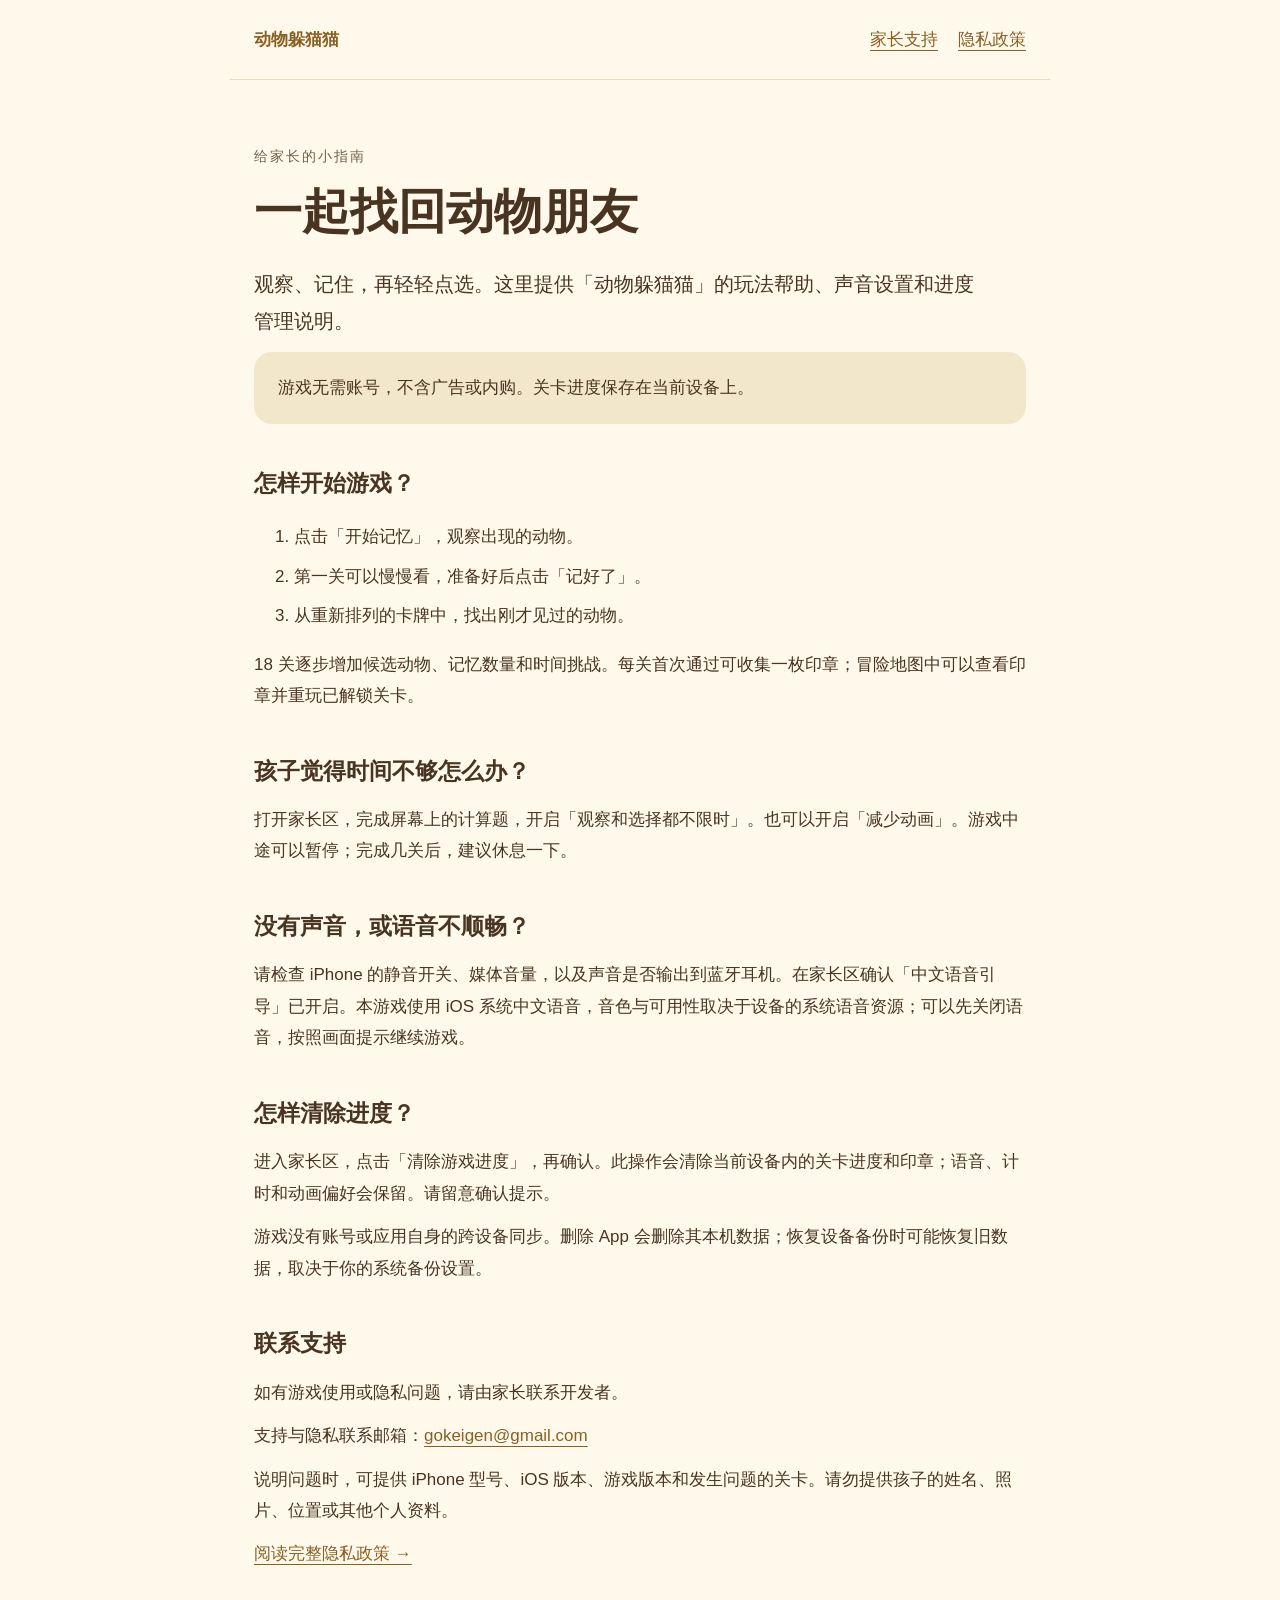
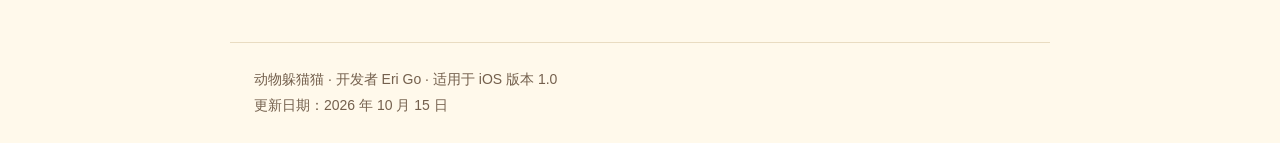
<file: index.html>
<!doctype html><html lang="zh-Hans"><head><meta charset="utf-8"><meta name="viewport" content="width=device-width, initial-scale=1"><meta name="description" content="动物躲猫猫的隐私政策与家长支持。"><title>家长支持 · 动物躲猫猫</title><link rel="stylesheet" href="style.css"></head><body><header><a href="index.html">动物躲猫猫</a><nav aria-label="网站导航"><a href="index.html">家长支持</a><a href="privacy.html">隐私政策</a></nav></header><main><p class="eyebrow">给家长的小指南</p><h1>一起找回动物朋友</h1><p class="lead">观察、记住，再轻轻点选。这里提供「动物躲猫猫」的玩法帮助、声音设置和进度管理说明。</p><div class="note">游戏无需账号，不含广告或内购。关卡进度保存在当前设备上。</div><h2>怎样开始游戏？</h2><ol><li>点击「开始记忆」，观察出现的动物。</li><li>第一关可以慢慢看，准备好后点击「记好了」。</li><li>从重新排列的卡牌中，找出刚才见过的动物。</li></ol><p>18 关逐步增加候选动物、记忆数量和时间挑战。每关首次通过可收集一枚印章；冒险地图中可以查看印章并重玩已解锁关卡。</p><h2>孩子觉得时间不够怎么办？</h2><p>打开家长区，完成屏幕上的计算题，开启「观察和选择都不限时」。也可以开启「减少动画」。游戏中途可以暂停；完成几关后，建议休息一下。</p><h2>没有声音，或语音不顺畅？</h2><p>请检查 iPhone 的静音开关、媒体音量，以及声音是否输出到蓝牙耳机。在家长区确认「中文语音引导」已开启。本游戏使用 iOS 系统中文语音，音色与可用性取决于设备的系统语音资源；可以先关闭语音，按照画面提示继续游戏。</p><h2>怎样清除进度？</h2><p>进入家长区，点击「清除游戏进度」，再确认。此操作会清除当前设备内的关卡进度和印章；语音、计时和动画偏好会保留。请留意确认提示。</p><p>游戏没有账号或应用自身的跨设备同步。删除 App 会删除其本机数据；恢复设备备份时可能恢复旧数据，取决于你的系统备份设置。</p><h2>联系支持</h2><p>如有游戏使用或隐私问题，请由家长联系开发者。</p><p>支持与隐私联系邮箱：<a href="mailto:gokeigen@gmail.com">gokeigen@gmail.com</a></p><p>说明问题时，可提供 iPhone 型号、iOS 版本、游戏版本和发生问题的关卡。请勿提供孩子的姓名、照片、位置或其他个人资料。</p><p><a href="privacy.html">阅读完整隐私政策 →</a></p></main><footer>动物躲猫猫 · 开发者 Eri Go · 适用于 iOS 版本 1.0<br>更新日期：2026 年 10 月 15 日</footer></body></html>
</file>
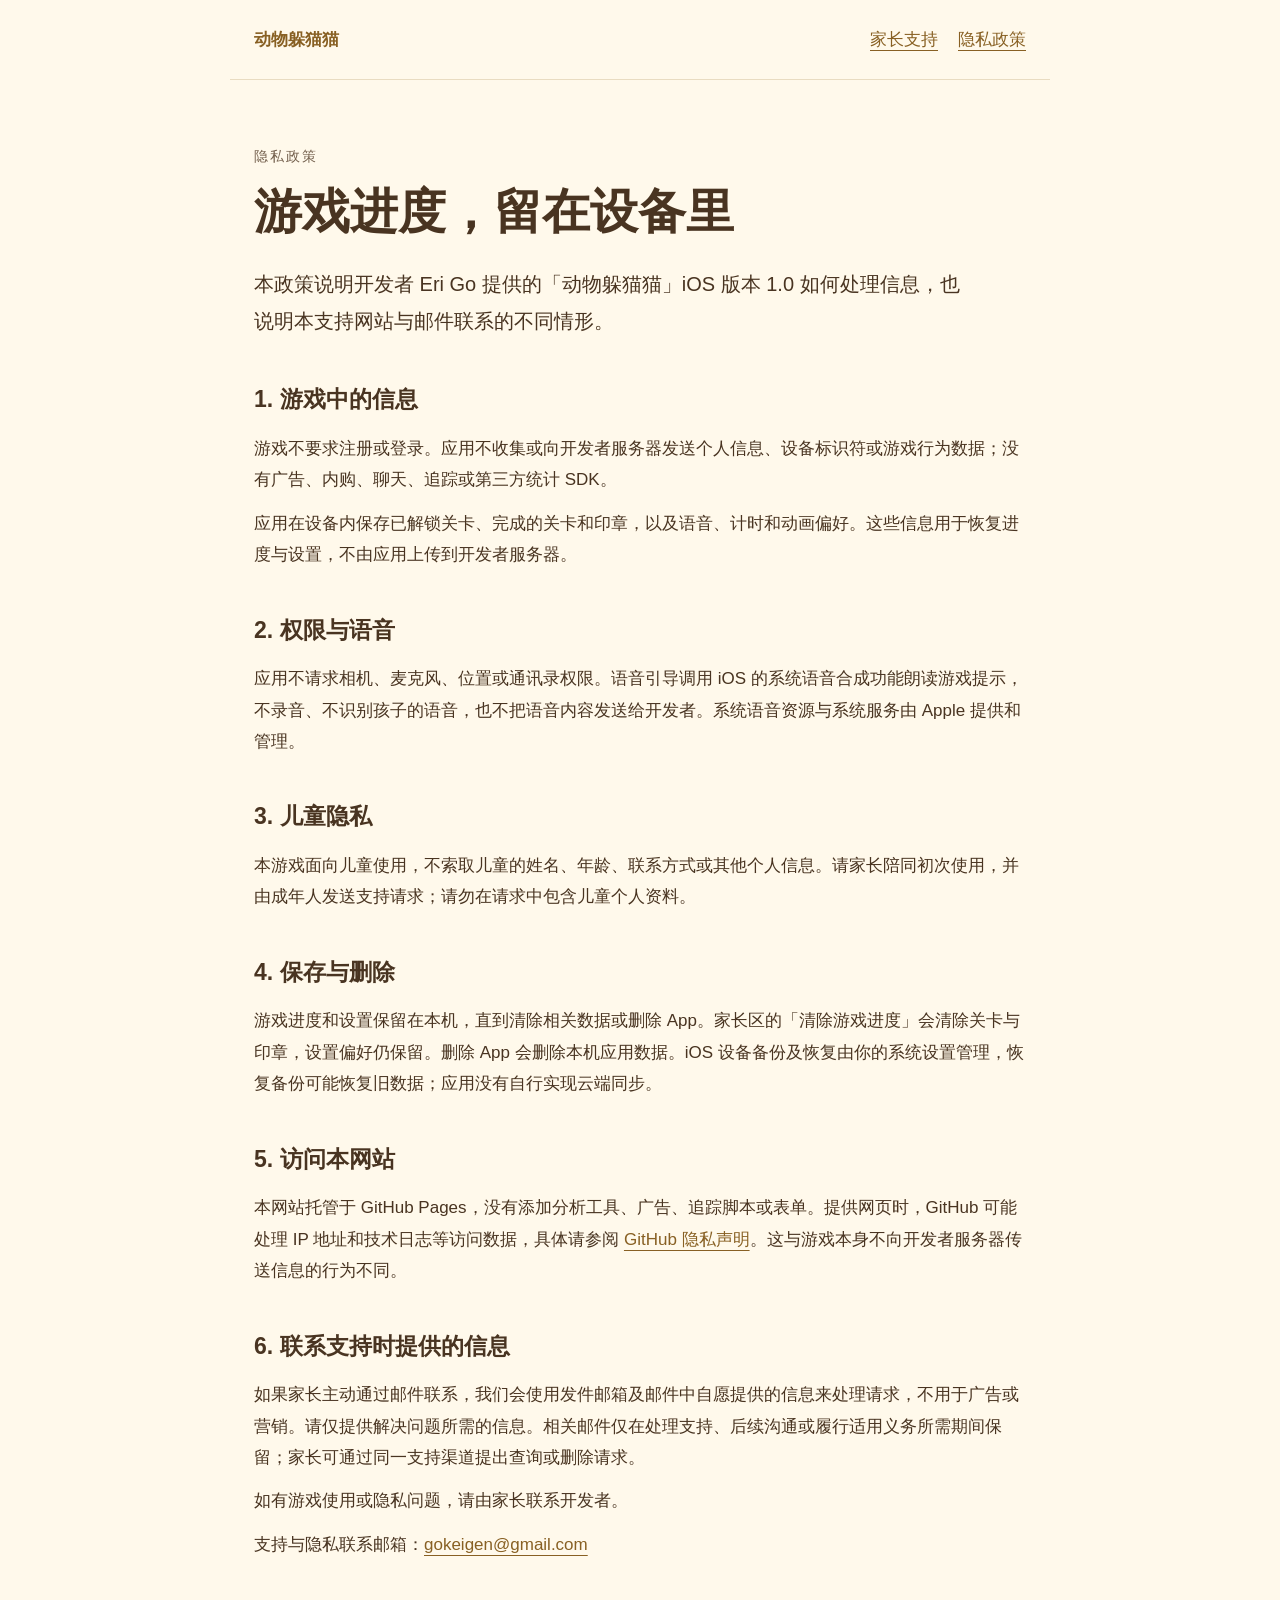
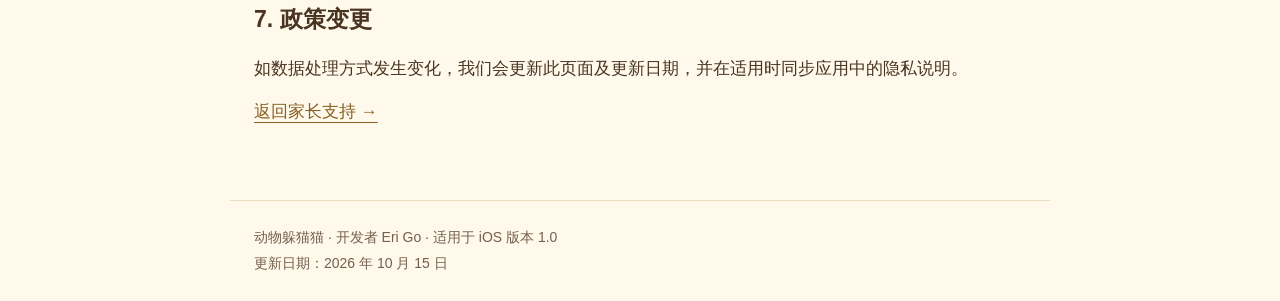
<file: privacy.html>
<!doctype html><html lang="zh-Hans"><head><meta charset="utf-8"><meta name="viewport" content="width=device-width, initial-scale=1"><meta name="description" content="动物躲猫猫的隐私政策与家长支持。"><title>隐私政策 · 动物躲猫猫</title><link rel="stylesheet" href="style.css"></head><body><header><a href="index.html">动物躲猫猫</a><nav aria-label="网站导航"><a href="index.html">家长支持</a><a href="privacy.html">隐私政策</a></nav></header><main><p class="eyebrow">隐私政策</p><h1>游戏进度，留在设备里</h1><p class="lead">本政策说明开发者 Eri Go 提供的「动物躲猫猫」iOS 版本 1.0 如何处理信息，也说明本支持网站与邮件联系的不同情形。</p><h2>1. 游戏中的信息</h2><p>游戏不要求注册或登录。应用不收集或向开发者服务器发送个人信息、设备标识符或游戏行为数据；没有广告、内购、聊天、追踪或第三方统计 SDK。</p><p>应用在设备内保存已解锁关卡、完成的关卡和印章，以及语音、计时和动画偏好。这些信息用于恢复进度与设置，不由应用上传到开发者服务器。</p><h2>2. 权限与语音</h2><p>应用不请求相机、麦克风、位置或通讯录权限。语音引导调用 iOS 的系统语音合成功能朗读游戏提示，不录音、不识别孩子的语音，也不把语音内容发送给开发者。系统语音资源与系统服务由 Apple 提供和管理。</p><h2>3. 儿童隐私</h2><p>本游戏面向儿童使用，不索取儿童的姓名、年龄、联系方式或其他个人信息。请家长陪同初次使用，并由成年人发送支持请求；请勿在请求中包含儿童个人资料。</p><h2>4. 保存与删除</h2><p>游戏进度和设置保留在本机，直到清除相关数据或删除 App。家长区的「清除游戏进度」会清除关卡与印章，设置偏好仍保留。删除 App 会删除本机应用数据。iOS 设备备份及恢复由你的系统设置管理，恢复备份可能恢复旧数据；应用没有自行实现云端同步。</p><h2>5. 访问本网站</h2><p>本网站托管于 GitHub Pages，没有添加分析工具、广告、追踪脚本或表单。提供网页时，GitHub 可能处理 IP 地址和技术日志等访问数据，具体请参阅 <a href="https://docs.github.com/en/site-policy/privacy-policies/github-general-privacy-statement">GitHub 隐私声明</a>。这与游戏本身不向开发者服务器传送信息的行为不同。</p><h2>6. 联系支持时提供的信息</h2><p>如果家长主动通过邮件联系，我们会使用发件邮箱及邮件中自愿提供的信息来处理请求，不用于广告或营销。请仅提供解决问题所需的信息。相关邮件仅在处理支持、后续沟通或履行适用义务所需期间保留；家长可通过同一支持渠道提出查询或删除请求。</p><p>如有游戏使用或隐私问题，请由家长联系开发者。</p><p>支持与隐私联系邮箱：<a href="mailto:gokeigen@gmail.com">gokeigen@gmail.com</a></p><h2>7. 政策变更</h2><p>如数据处理方式发生变化，我们会更新此页面及更新日期，并在适用时同步应用中的隐私说明。</p><p><a href="index.html">返回家长支持 →</a></p></main><footer>动物躲猫猫 · 开发者 Eri Go · 适用于 iOS 版本 1.0<br>更新日期：2026 年 10 月 15 日</footer></body></html>
</file>
<file: style.css>
:root{color-scheme:light;--ink:#493421;--muted:#74604d;--accent:#886023}*{box-sizing:border-box}body{margin:0;background:#fff9eb;color:var(--ink);font:17px/1.85 -apple-system,BlinkMacSystemFont,"PingFang SC","Microsoft YaHei",sans-serif}header,main,footer{max-width:820px;margin:auto;padding:24px}header{display:flex;justify-content:space-between;gap:20px;align-items:center;border-bottom:1px solid #e9dcc1}a{color:var(--accent);text-underline-offset:5px}nav{display:flex;gap:20px}header>a{text-decoration:none;font-weight:750}main{padding-top:52px;padding-bottom:60px}h1{font-size:clamp(32px,6vw,48px);line-height:1.25;margin:12px 0 24px}h2{font-size:23px;margin:38px 0 12px}p{margin:12px 0}.eyebrow{color:var(--muted);font-size:14px;letter-spacing:2px}.lead{font-size:20px;max-width:36em}.note{background:#f3e7cb;padding:20px 24px;border-radius:18px}footer{border-top:1px solid #e9dcc1;color:var(--muted);font-size:14px}li{margin:8px 0}a:focus-visible{outline:3px solid #b47c23;outline-offset:5px}@media(max-width:520px){header{align-items:flex-start;flex-direction:column}main{padding-top:32px}nav{gap:24px}}
</file>
